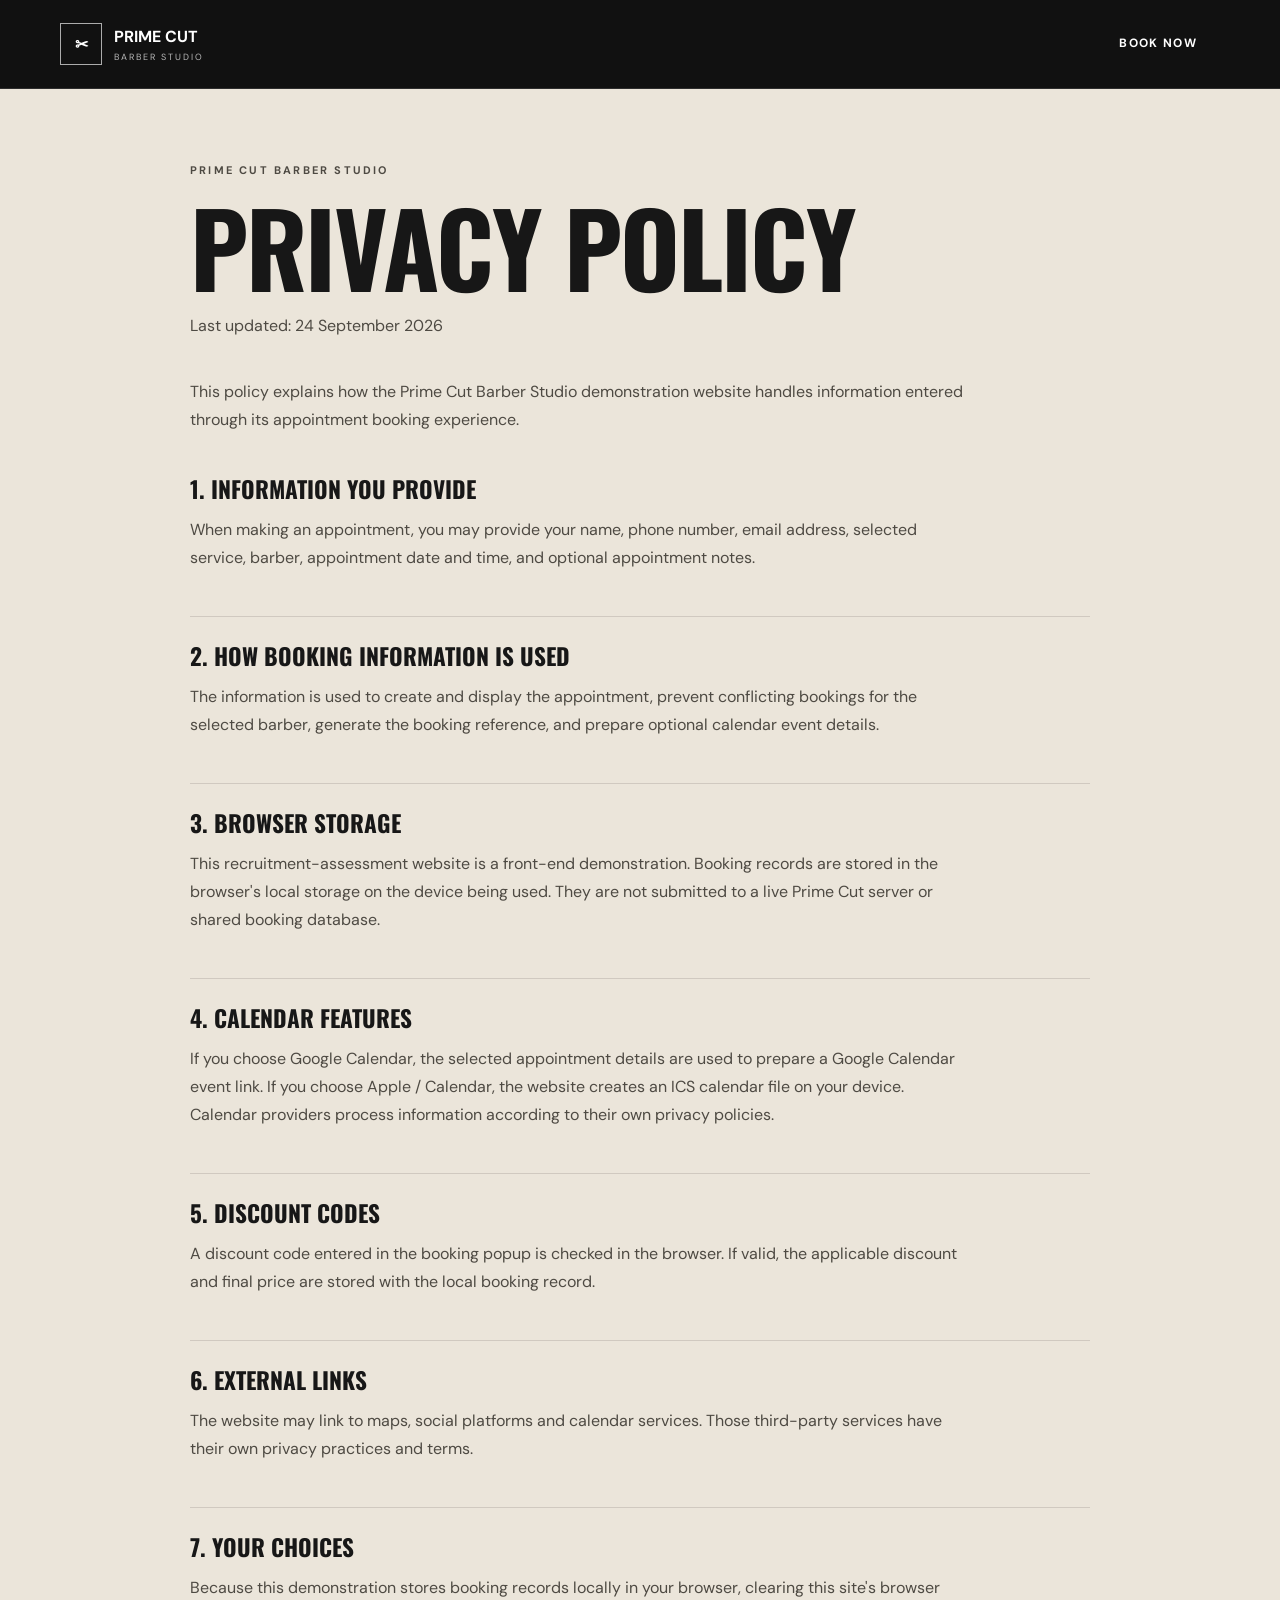
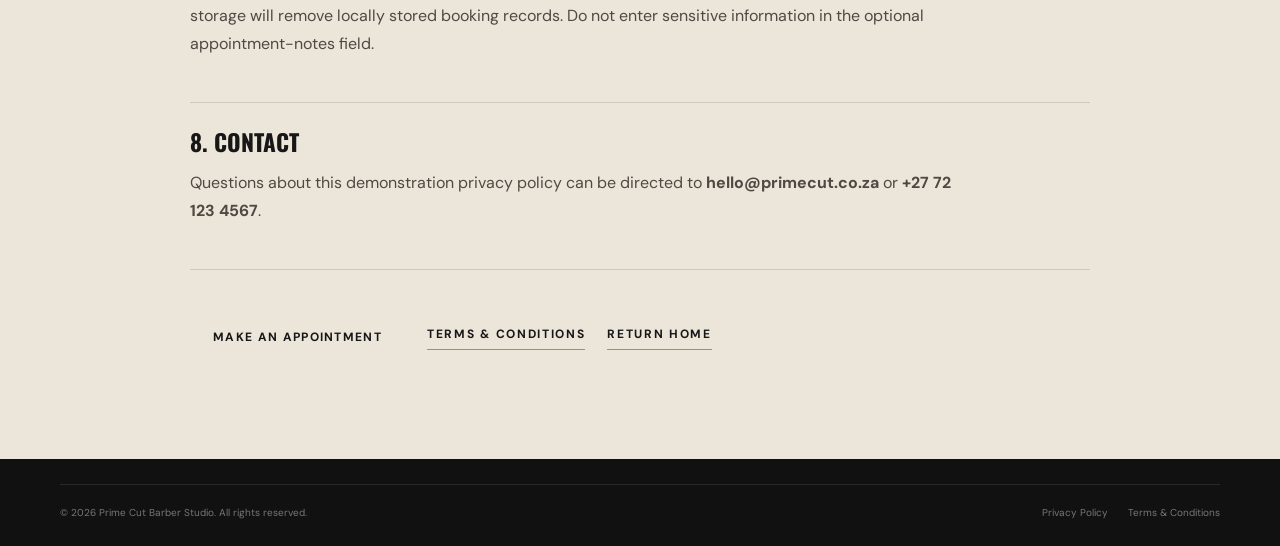
<file: privacy.html>
<!DOCTYPE html>
<html lang="en">
<head>
  <meta charset="UTF-8">
  <meta name="viewport" content="width=device-width, initial-scale=1.0">
  <meta name="description" content="Privacy Policy for Prime Cut Barber Studio booking website.">
  <title>Privacy Policy | Prime Cut Barber Studio</title>
  <link rel="icon" type="image/svg+xml" href="favicon.svg" />
  <link rel="preconnect" href="https://fonts.googleapis.com">
  <link rel="preconnect" href="https://fonts.gstatic.com" crossorigin>
  <link href="https://fonts.googleapis.com/css2?family=DM+Sans:wght@400;500;600;700&family=Oswald:wght@400;500;600;700&display=swap" rel="stylesheet">
  <link rel="stylesheet" href="styles.css">
</head>
<body class="legal-page">
  <header class="site-header legal-header"><div class="container legal-header-inner"><a class="brand" href="index.html" aria-label="Prime Cut Barber Studio home"><span class="brand-mark" aria-hidden="true">✂</span><span><b>PRIME CUT</b><small>BARBER STUDIO</small></span></a><a class="btn btn-gold" href="index.html#booking">Book Now</a></div></header>
  <main class="legal-main"><div class="container legal-wrap">
    <p class="eyebrow">PRIME CUT BARBER STUDIO</p><h1>Privacy Policy</h1><p class="legal-updated">Last updated: 24 September 2026</p>
    <p>This policy explains how the Prime Cut Barber Studio demonstration website handles information entered through its appointment booking experience.</p>
    <section><h2>1. Information you provide</h2><p>When making an appointment, you may provide your name, phone number, email address, selected service, barber, appointment date and time, and optional appointment notes.</p></section>
    <section><h2>2. How booking information is used</h2><p>The information is used to create and display the appointment, prevent conflicting bookings for the selected barber, generate the booking reference, and prepare optional calendar event details.</p></section>
    <section><h2>3. Browser storage</h2><p>This recruitment-assessment website is a front-end demonstration. Booking records are stored in the browser's local storage on the device being used. They are not submitted to a live Prime Cut server or shared booking database.</p></section>
    <section><h2>4. Calendar features</h2><p>If you choose Google Calendar, the selected appointment details are used to prepare a Google Calendar event link. If you choose Apple / Calendar, the website creates an ICS calendar file on your device. Calendar providers process information according to their own privacy policies.</p></section>
    <section><h2>5. Discount codes</h2><p>A discount code entered in the booking popup is checked in the browser. If valid, the applicable discount and final price are stored with the local booking record.</p></section>
    <section><h2>6. External links</h2><p>The website may link to maps, social platforms and calendar services. Those third-party services have their own privacy practices and terms.</p></section>
    <section><h2>7. Your choices</h2><p>Because this demonstration stores booking records locally in your browser, clearing this site's browser storage will remove locally stored booking records. Do not enter sensitive information in the optional appointment-notes field.</p></section>
    <section><h2>8. Contact</h2><p>Questions about this demonstration privacy policy can be directed to <a href="mailto:hello@primecut.co.za">hello@primecut.co.za</a> or <a href="tel:+27721234567">+27 72 123 4567</a>.</p></section>
    <div class="legal-actions"><a class="btn btn-gold" href="index.html#booking">Make an Appointment</a><a class="text-link" href="terms.html">Terms & Conditions</a><a class="text-link" href="index.html">Return home</a></div>
  </div></main>
  <footer class="legal-footer"><div class="container footer-bottom"><span>© 2026 Prime Cut Barber Studio. All rights reserved.</span><div><a href="privacy.html">Privacy Policy</a><a href="terms.html">Terms & Conditions</a></div></div></footer>
</body>
</html>
</file>
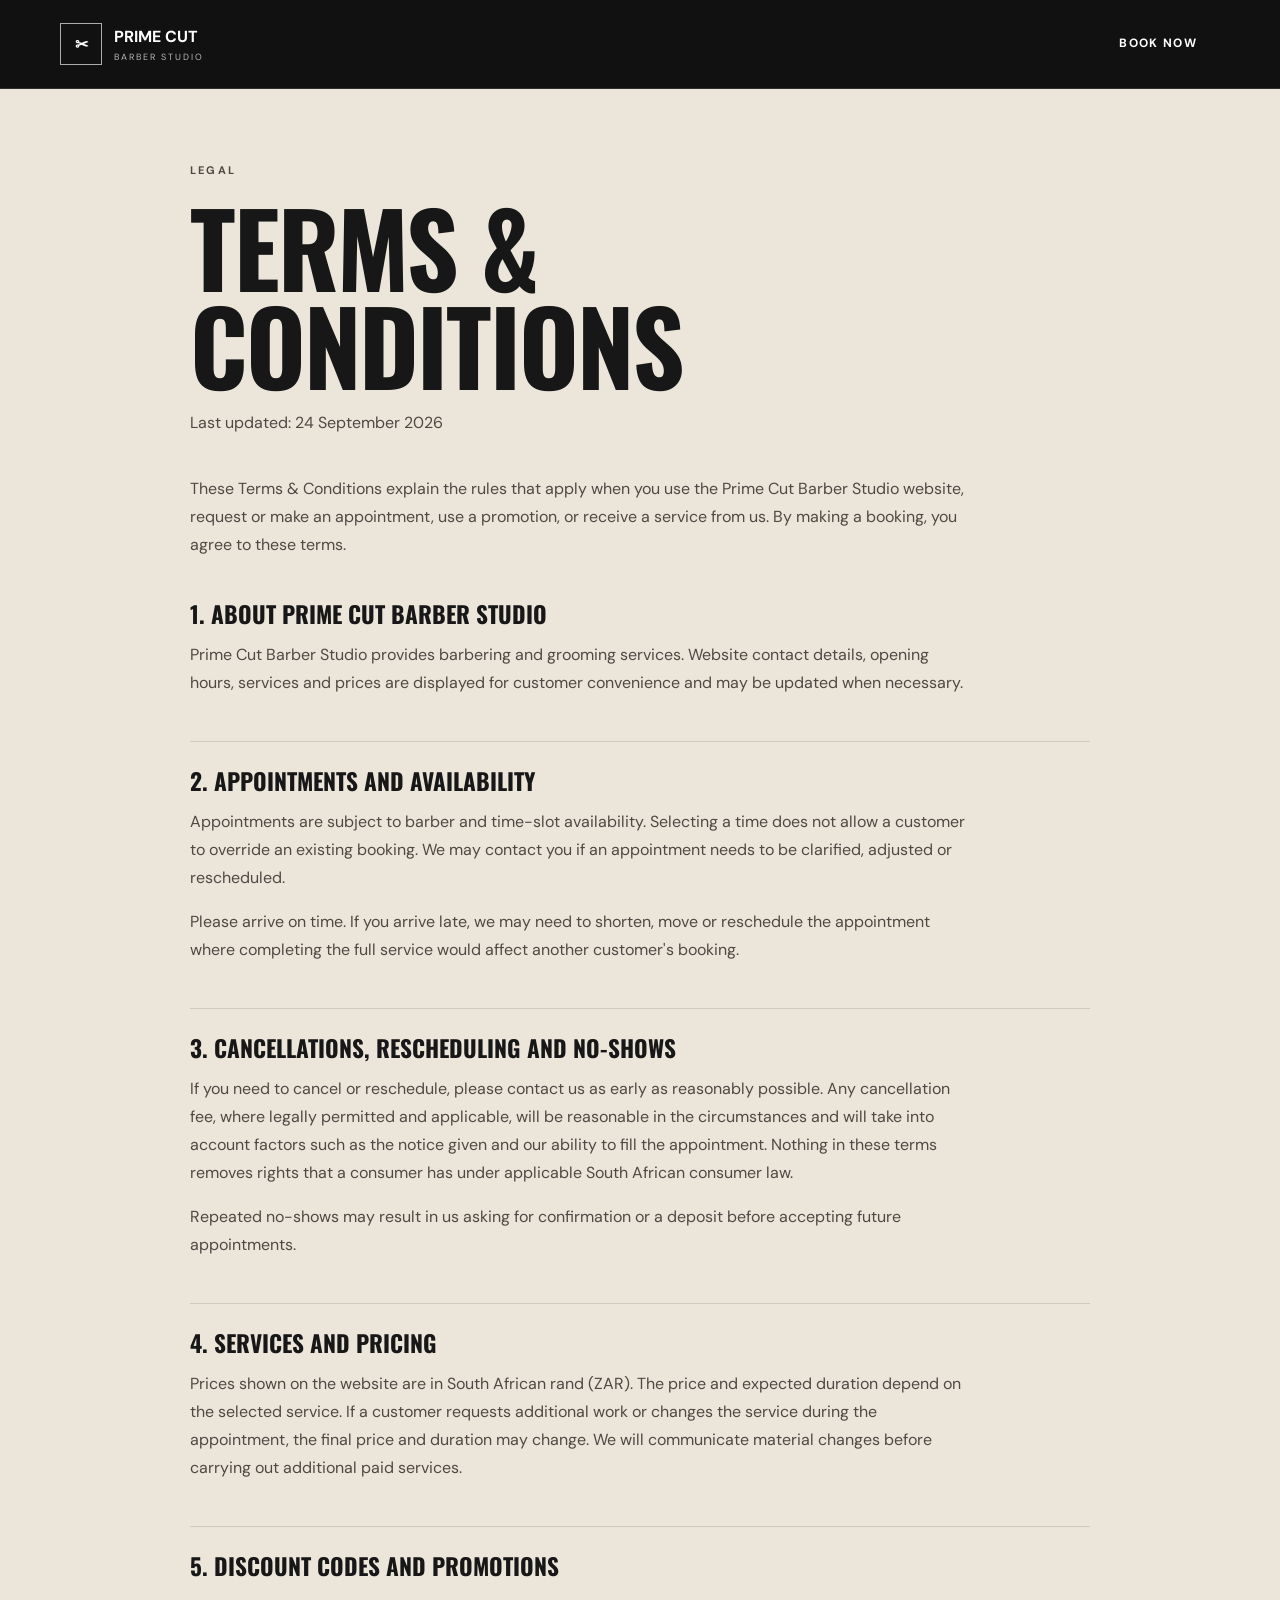
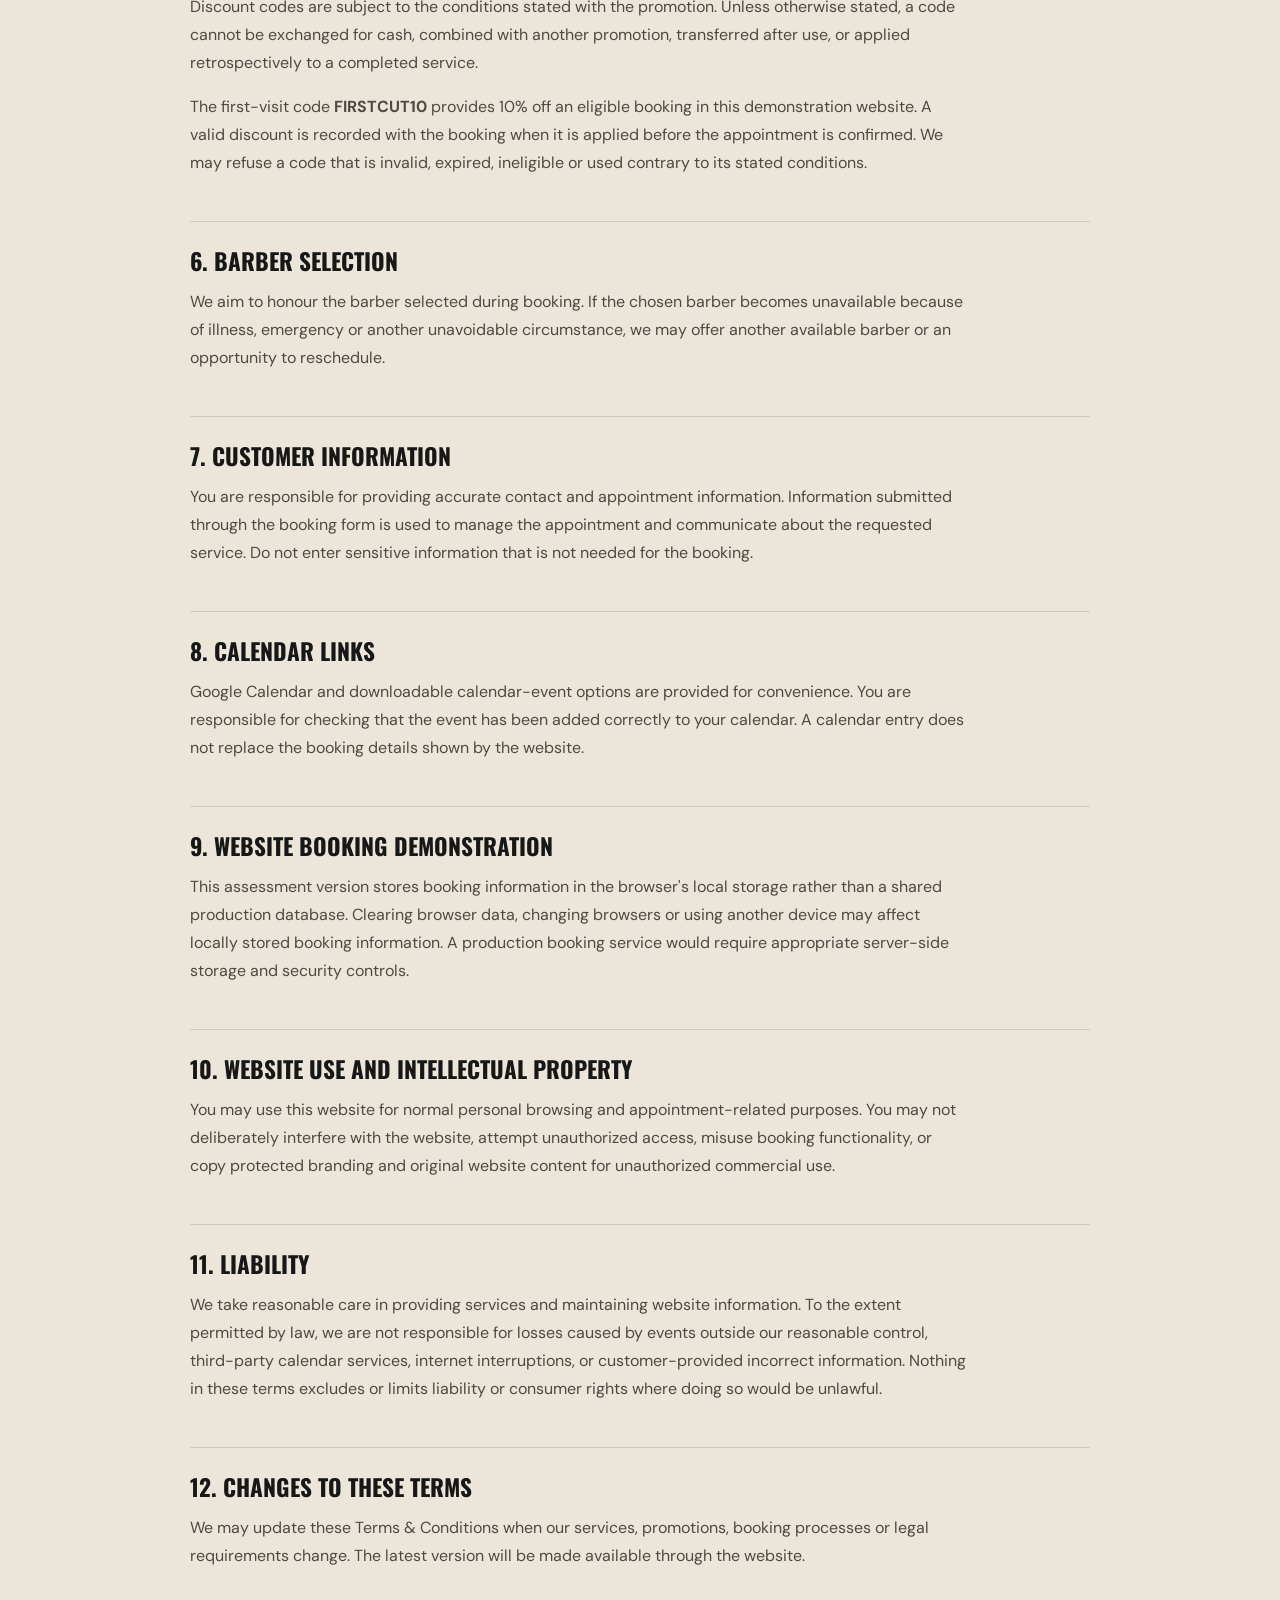
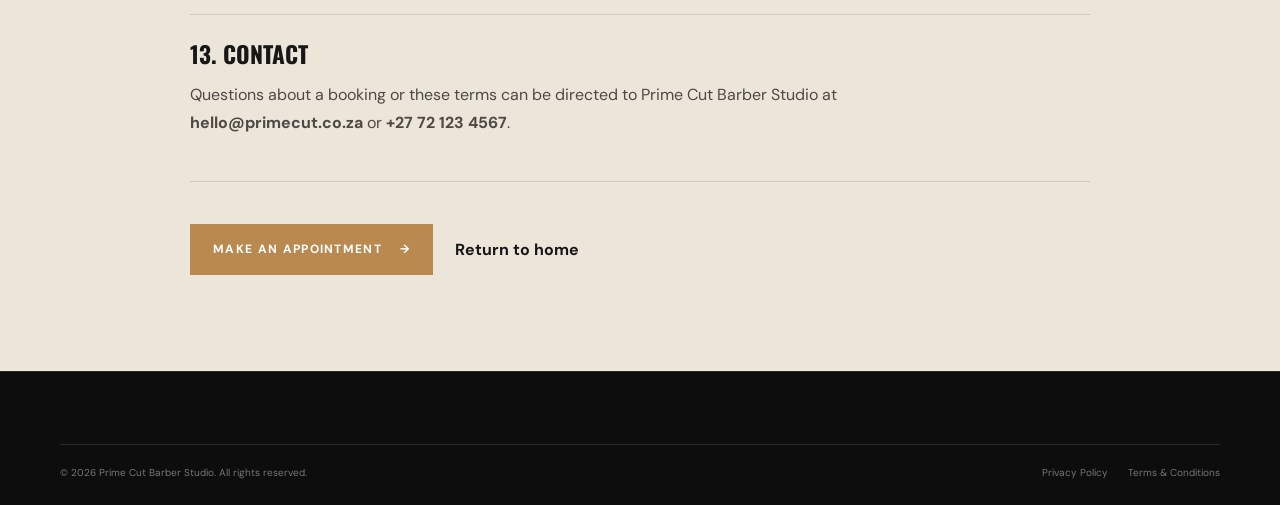
<file: terms.html>
<!DOCTYPE html>
<html lang="en">
<head>
  <meta charset="UTF-8"><meta name="viewport" content="width=device-width, initial-scale=1.0">
  <title>Terms & Conditions | Prime Cut Barber Studio</title>
  <link rel="icon" type="image/svg+xml" href="favicon.svg" />
  <meta name="description" content="Terms and Conditions for Prime Cut Barber Studio bookings, services, promotions and website use.">
  <link rel="preconnect" href="https://fonts.googleapis.com"><link rel="preconnect" href="https://fonts.gstatic.com" crossorigin>
  <link href="https://fonts.googleapis.com/css2?family=DM+Sans:wght@400;500;600;700&family=Oswald:wght@400;500;600;700&display=swap" rel="stylesheet">
  <link rel="stylesheet" href="styles.css">
</head>
<body class="legal-page">
  <header class="site-header legal-header"><div class="container legal-header-inner"><a class="brand" href="index.html" aria-label="Prime Cut Barber Studio home"><span class="brand-mark" aria-hidden="true">✂</span><span><b>PRIME CUT</b><small>BARBER STUDIO</small></span></a><a class="btn btn-gold" href="index.html#booking">Book Now</a></div></header>
  <main class="legal-main"><div class="container legal-wrap">
    <p class="eyebrow">LEGAL</p><h1>Terms & <em>Conditions</em></h1><p class="legal-updated">Last updated: 24 September 2026</p>
    <p>These Terms & Conditions explain the rules that apply when you use the Prime Cut Barber Studio website, request or make an appointment, use a promotion, or receive a service from us. By making a booking, you agree to these terms.</p>
    <section><h2>1. About Prime Cut Barber Studio</h2><p>Prime Cut Barber Studio provides barbering and grooming services. Website contact details, opening hours, services and prices are displayed for customer convenience and may be updated when necessary.</p></section>
    <section><h2>2. Appointments and availability</h2><p>Appointments are subject to barber and time-slot availability. Selecting a time does not allow a customer to override an existing booking. We may contact you if an appointment needs to be clarified, adjusted or rescheduled.</p><p>Please arrive on time. If you arrive late, we may need to shorten, move or reschedule the appointment where completing the full service would affect another customer's booking.</p></section>
    <section><h2>3. Cancellations, rescheduling and no-shows</h2><p>If you need to cancel or reschedule, please contact us as early as reasonably possible. Any cancellation fee, where legally permitted and applicable, will be reasonable in the circumstances and will take into account factors such as the notice given and our ability to fill the appointment. Nothing in these terms removes rights that a consumer has under applicable South African consumer law.</p><p>Repeated no-shows may result in us asking for confirmation or a deposit before accepting future appointments.</p></section>
    <section><h2>4. Services and pricing</h2><p>Prices shown on the website are in South African rand (ZAR). The price and expected duration depend on the selected service. If a customer requests additional work or changes the service during the appointment, the final price and duration may change. We will communicate material changes before carrying out additional paid services.</p></section>
    <section><h2>5. Discount codes and promotions</h2><p>Discount codes are subject to the conditions stated with the promotion. Unless otherwise stated, a code cannot be exchanged for cash, combined with another promotion, transferred after use, or applied retrospectively to a completed service.</p><p>The first-visit code <strong>FIRSTCUT10</strong> provides 10% off an eligible booking in this demonstration website. A valid discount is recorded with the booking when it is applied before the appointment is confirmed. We may refuse a code that is invalid, expired, ineligible or used contrary to its stated conditions.</p></section>
    <section><h2>6. Barber selection</h2><p>We aim to honour the barber selected during booking. If the chosen barber becomes unavailable because of illness, emergency or another unavoidable circumstance, we may offer another available barber or an opportunity to reschedule.</p></section>
    <section><h2>7. Customer information</h2><p>You are responsible for providing accurate contact and appointment information. Information submitted through the booking form is used to manage the appointment and communicate about the requested service. Do not enter sensitive information that is not needed for the booking.</p></section>
    <section><h2>8. Calendar links</h2><p>Google Calendar and downloadable calendar-event options are provided for convenience. You are responsible for checking that the event has been added correctly to your calendar. A calendar entry does not replace the booking details shown by the website.</p></section>
    <section><h2>9. Website booking demonstration</h2><p>This assessment version stores booking information in the browser's local storage rather than a shared production database. Clearing browser data, changing browsers or using another device may affect locally stored booking information. A production booking service would require appropriate server-side storage and security controls.</p></section>
    <section><h2>10. Website use and intellectual property</h2><p>You may use this website for normal personal browsing and appointment-related purposes. You may not deliberately interfere with the website, attempt unauthorized access, misuse booking functionality, or copy protected branding and original website content for unauthorized commercial use.</p></section>
    <section><h2>11. Liability</h2><p>We take reasonable care in providing services and maintaining website information. To the extent permitted by law, we are not responsible for losses caused by events outside our reasonable control, third-party calendar services, internet interruptions, or customer-provided incorrect information. Nothing in these terms excludes or limits liability or consumer rights where doing so would be unlawful.</p></section>
    <section><h2>12. Changes to these terms</h2><p>We may update these Terms & Conditions when our services, promotions, booking processes or legal requirements change. The latest version will be made available through the website.</p></section>
    <section><h2>13. Contact</h2><p>Questions about a booking or these terms can be directed to Prime Cut Barber Studio at <a href="mailto:hello@primecut.co.za">hello@primecut.co.za</a> or <a href="tel:+27721234567">+27 72 123 4567</a>.</p></section>
    <div class="legal-actions"><a class="btn btn-primary" href="index.html#booking">Make an appointment <span>→</span></a><a class="legal-home" href="index.html">Return to home</a></div>
  </div></main>
  <footer class="site-footer legal-footer"><div class="container footer-bottom"><span>© 2026 Prime Cut Barber Studio. All rights reserved.</span><div><a href="privacy.html">Privacy Policy</a><a href="terms.html" aria-current="page">Terms & Conditions</a></div></div></footer>
</body></html>
</file>
<file: styles.css>
:root{--ink:#171717;--muted:#777;--paper:#f5f2ec;--cream:#ebe5da;--line:#d8d1c5;--accent:#b9894f;--white:#fff;--dark:#171717}*{box-sizing:border-box}html{scroll-behavior:smooth}body{margin:0;background:var(--paper);color:var(--ink);font-family:'DM Sans',sans-serif;line-height:1.6}a{color:inherit;text-decoration:none}img{display:block;max-width:100%}.container{width:min(1160px,calc(100% - 40px));margin:auto}.site-header{position:absolute;z-index:10;top:0;left:0;width:100%;color:#fff;border-bottom:1px solid rgba(255,255,255,.16)}.nav-wrap{height:86px;display:flex;align-items:center;justify-content:space-between}.brand{display:flex;align-items:center;gap:12px}.brand-mark{display:grid;place-items:center;width:42px;height:42px;border:1px solid rgba(255,255,255,.65);font-family:Oswald,sans-serif;font-weight:700;letter-spacing:-1px}.brand strong,.brand small{display:block}.brand strong{font-family:Oswald,sans-serif;font-size:19px;letter-spacing:1px}.brand small{font-size:9px;letter-spacing:2px;opacity:.7}.nav{display:flex;align-items:center;gap:32px;font-size:13px;font-weight:600;text-transform:uppercase;letter-spacing:.08em}.nav a{opacity:.9}.nav a:hover{opacity:1}.nav-book{background:#fff;color:#171717;padding:12px 18px}.menu-toggle{display:none;background:none;border:0;color:#fff;font-size:25px}.hero{position:relative;min-height:760px;display:flex;align-items:center;color:#fff;overflow:hidden}.hero-bg{position:absolute;inset:0;background-image:url('https://images.pexels.com/photos/32351058/pexels-photo-32351058.jpeg?auto=compress&cs=tinysrgb&w=2200');background-size:cover;background-position:center}.hero-overlay{position:absolute;inset:0;background:linear-gradient(90deg,rgba(10,10,10,.88) 0%,rgba(10,10,10,.65) 47%,rgba(10,10,10,.22) 100%)}.hero-content{position:relative;padding-top:90px}.eyebrow{font-size:11px;letter-spacing:.2em;font-weight:700;margin:0 0 18px;color:var(--accent)}h1,h2,h3{font-family:Oswald,sans-serif;text-transform:uppercase;line-height:.95;margin:0}h1{font-size:clamp(58px,8vw,112px);letter-spacing:-2px;max-width:850px}h1 span,h2 em{color:var(--accent);font-style:normal}.hero-copy{max-width:530px;font-size:17px;color:rgba(255,255,255,.76);margin:28px 0}.hero-actions{display:flex;gap:12px;flex-wrap:wrap}.btn{display:inline-flex;align-items:center;justify-content:center;gap:18px;padding:15px 22px;border:1px solid transparent;font-size:12px;font-weight:700;text-transform:uppercase;letter-spacing:.11em;cursor:pointer}.btn-primary{background:var(--accent);color:#fff}.btn-primary:hover{filter:brightness(1.08)}.btn-ghost{border-color:rgba(255,255,255,.4);color:#fff}.btn-dark{background:var(--ink);color:#fff}.hero-trust{display:flex;gap:45px;margin-top:78px;padding-top:22px;border-top:1px solid rgba(255,255,255,.2);max-width:620px}.hero-trust strong,.hero-trust span{display:block}.hero-trust strong{font-family:Oswald,sans-serif;font-size:23px}.hero-trust span{font-size:10px;text-transform:uppercase;letter-spacing:.12em;color:rgba(255,255,255,.55)}.scroll-cue{position:absolute;right:30px;bottom:30px;border:1px solid rgba(255,255,255,.3);width:44px;height:44px;display:grid;place-items:center}.section{padding:105px 0}.intro-strip{padding:36px 0;background:#1c1c1c;color:#fff}.strip-grid{display:grid;grid-template-columns:repeat(3,1fr);gap:35px}.strip-grid>div{display:grid;grid-template-columns:40px 1fr;column-gap:12px}.strip-number{grid-row:span 2;color:var(--accent);font-family:Oswald,sans-serif}.strip-grid strong{font-family:Oswald,sans-serif;text-transform:uppercase;font-size:18px}.strip-grid p{margin:3px 0 0;color:#929292;font-size:12px}.section-heading{display:flex;align-items:end;justify-content:space-between;gap:40px;margin-bottom:45px}.section-heading h2,.about-copy h2,.booking-copy h2,.contact-card h2{font-size:clamp(44px,6vw,76px);letter-spacing:-1px}.section-heading>p{max-width:380px;color:var(--muted);font-size:14px;margin:0}.service-grid{display:grid;grid-template-columns:repeat(3,1fr);gap:14px}.service-card{position:relative;background:#fff;border:1px solid var(--line);padding:30px;min-height:220px;display:flex;flex-direction:column}.service-card.featured{border-color:var(--accent)}.service-tag{position:absolute;top:0;right:0;background:var(--accent);color:#fff;padding:7px 10px;font-size:9px;letter-spacing:.12em;font-weight:700}.service-top{display:flex;justify-content:space-between;gap:12px;align-items:start}.service-card h3{font-size:27px}.service-card strong{font-family:Oswald,sans-serif;color:var(--accent);font-size:25px;white-space:nowrap}.service-card p{color:var(--muted);font-size:13px;max-width:300px}.duration{margin-top:auto;font-size:10px;text-transform:uppercase;letter-spacing:.15em;color:#aaa}.dark-card{background:#1b1b1b;color:#fff;border-color:#1b1b1b}.dark-card p{color:#aaa}.center{text-align:center;margin-top:34px}.text-link{font-size:12px;text-transform:uppercase;letter-spacing:.14em;font-weight:700;border-bottom:1px solid var(--accent);padding-bottom:5px}.text-link span{color:var(--accent);margin-left:10px}.about-section{background:var(--cream)}.about-grid{display:grid;grid-template-columns:1fr 1fr;gap:80px;align-items:center}.image-frame{position:relative;padding:0 0 30px 30px}.image-frame:before{content:"";position:absolute;left:0;top:30px;width:55%;height:70%;border:1px solid var(--accent)}.image-frame img{position:relative;width:100%;height:560px;object-fit:cover;z-index:1}.image-note{position:absolute;z-index:2;right:0;bottom:0;background:#1b1b1b;color:#fff;padding:20px 24px}.image-note strong,.image-note span{display:block}.image-note strong{font-family:Oswald,sans-serif;font-size:16px}.image-note span{font-size:10px;color:#aaa;text-transform:uppercase;letter-spacing:.12em}.about-copy>p:not(.eyebrow){color:#68635d;font-size:14px;max-width:520px}.about-points{display:grid;grid-template-columns:1fr 1fr;gap:10px;margin:25px 0 32px;font-size:12px;font-weight:600}.about-points span:first-letter{color:var(--accent)}.gallery-grid{display:grid;grid-template-columns:1.2fr .8fr .8fr;gap:14px}.gallery-grid img{width:100%;height:410px;object-fit:cover}.gallery-grid img:nth-child(2),.gallery-grid img:nth-child(3){height:410px}.booking-section{background:#1a1a1a;color:#fff}.booking-grid{display:grid;grid-template-columns:.9fr 1.1fr;gap:80px;align-items:start}.booking-copy h2{max-width:520px}.booking-copy>p:not(.eyebrow){color:#aaa;max-width:520px;font-size:14px}.booking-details{border-top:1px solid #333;margin-top:42px}.booking-details div{padding:18px 0;border-bottom:1px solid #333}.booking-details span{display:block;color:var(--accent);font-size:9px;letter-spacing:.17em;font-weight:700}.booking-details strong{display:block;font-family:Oswald,sans-serif;font-size:18px;font-weight:500;margin-top:3px}.booking-form{background:#f7f4ee;color:#1a1a1a;padding:32px}.form-header{display:flex;justify-content:space-between;gap:20px;align-items:baseline;border-bottom:1px solid var(--line);padding-bottom:18px;margin-bottom:22px}.form-header span{font-family:Oswald,sans-serif;font-size:22px;text-transform:uppercase}.form-header small,.form-footnote{font-size:10px;color:#888}.booking-form label{display:block;font-size:10px;font-weight:700;text-transform:uppercase;letter-spacing:.1em;margin-bottom:16px}.optional{color:#aaa;font-weight:400}.booking-form input,.booking-form select,.booking-form textarea{display:block;width:100%;margin-top:7px;border:1px solid #d5d0c8;background:#fff;padding:13px 12px;font:inherit;font-size:13px;outline:none}.booking-form input:focus,.booking-form select:focus,.booking-form textarea:focus{border-color:var(--accent)}.form-row{display:grid;grid-template-columns:1fr 1fr;gap:14px}.full{width:100%}.form-footnote{line-height:1.5;margin:12px 0 0}.success-message{margin-top:14px;color:#4c7b53;font-weight:700;font-size:12px}.contact-section{padding:60px 0}.contact-card{background:#d8c9b3;padding:50px;display:flex;justify-content:space-between;gap:40px;align-items:end}.contact-card>div:first-child{max-width:560px}.contact-card p:not(.eyebrow){font-size:13px;color:#665e53}.contact-links{display:grid;gap:14px;min-width:260px}.contact-links a{font-family:Oswald,sans-serif;font-size:20px;border-bottom:1px solid rgba(23,23,23,.25);padding-bottom:10px}.contact-links span{display:block;font-family:'DM Sans',sans-serif;color:#786c5d;font-size:9px;letter-spacing:.16em}footer{background:#111;color:#777;padding:25px 0;font-size:10px}.footer-inner{display:flex;justify-content:space-between;gap:20px}.footer-inner span:first-child{color:#aaa}@media(max-width:900px){.nav{gap:18px}.about-grid,.booking-grid{grid-template-columns:1fr;gap:45px}.service-grid{grid-template-columns:1fr 1fr}.gallery-grid{grid-template-columns:1fr 1fr}.gallery-grid img:first-child{grid-column:1/-1}.contact-card{align-items:start;flex-direction:column}.booking-copy h2{max-width:700px}}@media(max-width:680px){.container{width:min(100% - 28px,1160px)}.site-header{position:absolute}.nav{position:absolute;top:70px;right:14px;left:14px;background:#111;display:none;flex-direction:column;align-items:stretch;padding:14px;gap:0}.nav.open{display:flex}.nav a{padding:13px}.menu-toggle{display:block}.hero{min-height:700px}.hero-content{padding-top:100px}.hero-copy{font-size:15px}.hero-trust{gap:20px;margin-top:50px}.hero-trust strong{font-size:18px}.hero-trust span{font-size:8px}.strip-grid{grid-template-columns:1fr;gap:20px}.section{padding:75px 0}.section-heading{display:block}.section-heading>p{margin-top:18px}.service-grid,.gallery-grid{grid-template-columns:1fr}.gallery-grid img,.gallery-grid img:first-child{height:320px;grid-column:auto}.image-frame{padding-left:15px}.image-frame img{height:420px}.about-points{grid-template-columns:1fr}.form-row{grid-template-columns:1fr}.booking-form{padding:22px}.contact-card{padding:30px}.contact-links{min-width:100%;width:100%}.footer-inner{flex-direction:column}}

/* Brand & professional footer upgrade */
.brand{display:flex;align-items:center;gap:12px;color:#fff;min-width:max-content}.brand-logo{width:46px;height:46px;color:var(--accent);display:grid;place-items:center}.brand-logo svg{width:100%;height:100%}.brand-copy strong{display:block;font-family:Oswald,sans-serif;font-size:21px;line-height:1;letter-spacing:.05em}.brand-copy small{display:block;margin-top:5px;color:#999;font-size:8px;letter-spacing:.28em;font-weight:700}.site-header{background:rgba(13,13,13,.92);backdrop-filter:blur(12px)}
.site-footer{background:#0d0d0d;color:#777;padding:72px 0 24px;border-top:1px solid #262626}.footer-grid{display:grid;grid-template-columns:1.5fr .7fr 1fr .8fr;gap:50px;padding-bottom:55px}.footer-brand>p{max-width:320px;font-size:13px;line-height:1.7;color:#858585;margin:22px 0}.footer-logo{display:inline-flex}.footer-book{display:inline-flex;gap:12px;color:var(--accent);font-size:11px;text-transform:uppercase;letter-spacing:.13em;font-weight:700}.footer-book span{font-size:16px}.footer-column h3{font-family:Oswald,sans-serif;text-transform:uppercase;color:#fff;font-size:17px;letter-spacing:.05em;margin:0 0 18px}.footer-column>a,.socials a{display:block;color:#858585;font-size:12px;margin:0 0 12px;transition:color .2s}.footer-column>a:hover,.socials a:hover{color:var(--accent)}.hours{display:grid;grid-template-columns:auto auto;gap:5px 18px;margin-top:16px;font-size:10px}.hours strong{font-weight:600;color:#aaa}.socials{display:grid;grid-template-columns:1fr 1fr}.footer-note{font-size:11px;line-height:1.6;color:#666;max-width:210px;margin-top:16px}.footer-bottom{border-top:1px solid #292929;padding-top:20px;display:flex;justify-content:space-between;gap:20px;font-size:10px}.footer-bottom div{display:flex;gap:20px}.footer-bottom a{color:#777}.footer-bottom a:hover{color:#fff}
@media(max-width:900px){.footer-grid{grid-template-columns:1fr 1fr;gap:40px}}@media(max-width:680px){.footer-grid{grid-template-columns:1fr;gap:30px;padding-bottom:35px}.footer-bottom{flex-direction:column;gap:12px}.footer-bottom div{gap:14px;flex-wrap:wrap}.brand-logo{width:40px;height:40px}.brand-copy strong{font-size:18px}}

/* Booking interaction states */
.booking-form select:disabled { opacity: .62; cursor: not-allowed; }
.booking-form select option:disabled { color: #888; }
.success-message { margin-top: 14px; color: #caa15a; font-weight: 700; }
.booking-confirmation {
  display: flex;
  gap: 14px;
  align-items: flex-start;
  margin-top: 18px;
  padding: 16px;
  border: 1px solid rgba(201,161,90,.55);
  background: rgba(201,161,90,.08);
  border-radius: 10px;
}
.booking-confirmation[hidden] { display: none; }
.confirmation-icon {
  width: 32px;
  height: 32px;
  flex: 0 0 32px;
  display: grid;
  place-items: center;
  border-radius: 50%;
  background: #caa15a;
  color: #111;
  font-weight: 800;
}
.booking-confirmation strong { display: block; margin-bottom: 4px; }
.booking-confirmation p { margin: 0 0 4px; line-height: 1.5; }
.booking-confirmation small { color: #aaa; }

.calendar-actions{margin-top:16px;padding-top:18px;border-top:1px solid #d8d1c5}.calendar-actions[hidden]{display:none}.calendar-title{margin:0 0 10px;font-family:Oswald,sans-serif;text-transform:uppercase;font-size:14px;letter-spacing:.06em}.calendar-buttons{display:grid;grid-template-columns:1fr 1fr;gap:10px}.calendar-btn{border:1px solid #cfc8bd;background:#fff;color:#171717;padding:12px 13px;font:700 10px 'DM Sans',sans-serif;text-transform:uppercase;letter-spacing:.08em;cursor:pointer;text-align:left;display:flex;justify-content:space-between;align-items:center}.calendar-btn:hover{border-color:var(--accent);transform:translateY(-1px)}.calendar-google{background:#1a1a1a;color:#fff;border-color:#1a1a1a}.calendar-ics{background:#fff}.calendar-note{font-size:10px!important;color:#888!important;line-height:1.5;margin:9px 0 0!important}
@media(max-width:680px){.calendar-buttons{grid-template-columns:1fr}}

.booking-clear-notice { margin: 12px 0 0; font-size: 0.82rem; color: var(--muted, #a7a7a7); min-height: 1.2em; }


/* Purposeful first-visit offer modal */
body.modal-open{overflow:hidden}
.offer-modal[hidden]{display:none}
.offer-modal{position:fixed;inset:0;z-index:1000;display:grid;place-items:center;padding:20px}
.offer-backdrop{position:absolute;inset:0;background:rgba(0,0,0,.72);backdrop-filter:blur(5px)}
.offer-dialog{position:relative;width:min(470px,100%);padding:46px 42px 38px;background:var(--paper);color:var(--ink);border:1px solid rgba(185,137,79,.45);box-shadow:0 24px 80px rgba(0,0,0,.4);animation:offerIn .25s ease-out}
.offer-dialog h2{font-size:clamp(42px,8vw,64px);margin-bottom:20px}
.offer-text{font-size:15px;color:#625c54;line-height:1.65;margin:0 0 22px}
.offer-code{display:flex;align-items:center;justify-content:space-between;gap:20px;padding:13px 15px;margin-bottom:18px;border:1px dashed var(--accent);background:#eee8de}
.offer-code span{font-size:9px;letter-spacing:.15em;font-weight:700;color:#817567}
.offer-code strong{font-family:Oswald,sans-serif;letter-spacing:.1em;color:var(--accent);font-size:20px}
.offer-close{position:absolute;top:12px;right:14px;width:38px;height:38px;border:1px solid #d5cec3;background:transparent;color:var(--ink);font-size:27px;line-height:1;cursor:pointer}
.offer-close:hover{background:#171717;color:#fff}
.offer-note{font-size:10px;color:#8a8379;text-align:center;margin:12px 0 0;line-height:1.5}
@keyframes offerIn{from{opacity:0;transform:translateY(12px) scale(.98)}to{opacity:1;transform:translateY(0) scale(1)}}
@media(max-width:520px){.offer-dialog{padding:40px 24px 28px}.offer-code{align-items:flex-start;flex-direction:column;gap:4px}}
/* Booking-entry discount modal */
.discount-label{display:block;margin:0 0 8px;font-size:11px;font-weight:700;letter-spacing:.08em;text-transform:uppercase}
.discount-entry{display:grid;grid-template-columns:1fr auto;gap:10px;margin-bottom:8px}
.discount-entry input{width:100%;min-width:0;padding:14px 15px;border:1px solid #d5cec3;background:#fff;color:var(--ink);font:inherit;text-transform:uppercase;outline:none}
.discount-entry input:focus{border-color:var(--accent);box-shadow:0 0 0 2px rgba(185,137,79,.12)}
.discount-message{min-height:20px;margin:0 0 12px;font-size:12px;font-weight:700}
.discount-message.valid{color:#327347}.discount-message.invalid{color:#a33b32}
.no-code-btn{display:block;width:100%;margin-top:12px;border:0;background:transparent;color:#5f574e;text-decoration:underline;text-underline-offset:4px;cursor:pointer;font:inherit;font-size:13px}
.no-code-btn:hover{color:var(--ink)}
@media(max-width:520px){.discount-entry{grid-template-columns:1fr}.discount-entry .btn{width:100%}}

/* Terms & Conditions */
.legal-page { background: var(--cream); color: var(--ink); }
.legal-header { background: #111; color: #fff; border-bottom: 1px solid rgba(255,255,255,.12); }
.legal-header-inner { min-height: 88px; display: flex; align-items: center; justify-content: space-between; gap: 24px; }
.legal-header .brand { color: #fff; text-decoration: none; }
.legal-main { padding: 84px 0 96px; }
.legal-wrap { max-width: 900px; }
.legal-wrap h1 { font-family: 'Oswald', sans-serif; font-size: clamp(3rem, 8vw, 6.5rem); line-height: .95; text-transform: uppercase; margin: 10px 0 14px; }
.legal-wrap h1 em { color: var(--gold); font-style: normal; }
.legal-updated { color: var(--muted); margin-bottom: 38px; }
.legal-wrap > p, .legal-wrap section p { max-width: 780px; line-height: 1.75; color: #4e4a43; }
.legal-wrap section { padding: 28px 0; border-bottom: 1px solid rgba(24,22,18,.13); }
.legal-wrap section h2 { font-family: 'Oswald', sans-serif; text-transform: uppercase; font-size: 1.45rem; margin: 0 0 10px; }
.legal-wrap section a { color: inherit; font-weight: 700; }
.legal-actions { display: flex; align-items: center; gap: 22px; flex-wrap: wrap; padding-top: 42px; }
.legal-home { color: var(--ink); font-weight: 700; }
.legal-footer { margin-top: 0; }
@media (max-width: 640px) { .legal-header-inner { min-height: 76px; } .legal-header .btn { padding: 12px 15px; font-size: .78rem; } .legal-main { padding: 58px 0 70px; } }

/* Responsive hardening: desktop, tablet and mobile */
html,body{max-width:100%;overflow-x:hidden}body{overflow-wrap:anywhere}.container,.nav-wrap,.footer-grid,.booking-grid,.about-grid,.contact-card,.offer-dialog{min-width:0}img,svg,video,iframe{max-width:100%;height:auto}.booking-form input,.booking-form select,.booking-form textarea,.discount-entry input{max-width:100%;min-width:0}.btn,.calendar-btn,.nav a{touch-action:manipulation}.offer-dialog{max-height:calc(100dvh - 32px);overflow-y:auto}.legal-wrap{width:100%}
@media(max-width:1024px){.container{width:min(100% - 36px,1160px)}.nav{gap:16px}.nav-book{padding:11px 14px}.section{padding:88px 0}.about-grid,.booking-grid{gap:48px}.footer-grid{gap:32px}.gallery-grid img,.gallery-grid img:nth-child(2),.gallery-grid img:nth-child(3){height:360px}}
@media(max-width:820px){.nav{position:absolute;top:86px;right:18px;left:18px;background:#111;display:none;flex-direction:column;align-items:stretch;padding:14px;gap:0;border:1px solid #2c2c2c;box-shadow:0 18px 45px rgba(0,0,0,.3)}.nav.open{display:flex}.nav a{padding:13px}.nav-book{text-align:center;margin-top:5px}.menu-toggle{display:block;min-width:44px;min-height:44px;cursor:pointer}.service-grid{grid-template-columns:1fr 1fr}.strip-grid{grid-template-columns:1fr 1fr}.strip-grid>div:last-child{grid-column:1/-1}.footer-grid{grid-template-columns:1fr 1fr}.hero{min-height:680px}.hero-content{padding-top:120px}.hero-trust{margin-top:48px}.contact-card{padding:40px}.form-row{grid-template-columns:1fr 1fr}}
@media(max-width:600px){.container{width:calc(100% - 28px)}.nav-wrap{height:76px}.nav{top:76px}.brand{min-width:0}.brand-copy{min-width:0}.brand-copy strong{font-size:16px}.brand-copy small{font-size:7px;letter-spacing:.2em}.hero{min-height:640px}.hero-content{padding-top:112px;padding-bottom:48px}h1{font-size:clamp(48px,16vw,72px);letter-spacing:-1px}.hero-actions{display:grid;grid-template-columns:1fr}.hero-actions .btn{width:100%}.hero-trust{display:grid;grid-template-columns:1fr 1fr;gap:18px}.hero-trust>div:last-child{grid-column:1/-1}.section{padding:68px 0}.strip-grid,.service-grid,.about-grid,.booking-grid,.gallery-grid,.footer-grid{grid-template-columns:1fr}.strip-grid>div:last-child{grid-column:auto}.section-heading{display:block}.section-heading>p{margin-top:16px}.service-top{flex-wrap:wrap}.image-frame{padding:0 0 20px 12px}.image-frame img{height:min(105vw,420px)}.image-note{right:0;max-width:85%;padding:15px 18px}.gallery-grid img,.gallery-grid img:nth-child(2),.gallery-grid img:nth-child(3),.gallery-grid img:first-child{height:280px;grid-column:auto}.booking-form{padding:20px 16px}.form-header{align-items:flex-start;flex-direction:column;gap:4px}.form-row{grid-template-columns:1fr}.calendar-buttons{grid-template-columns:1fr}.booking-confirmation{padding:14px}.contact-card{padding:28px 20px}.contact-links{min-width:0;width:100%}.contact-links a{font-size:18px}.footer-bottom{flex-direction:column}.footer-bottom div{flex-wrap:wrap}.offer-modal{padding:12px}.offer-dialog{width:100%;padding:42px 20px 24px;max-height:calc(100dvh - 24px)}.offer-dialog h2{font-size:clamp(38px,13vw,54px)}.discount-entry{grid-template-columns:1fr}.discount-entry .btn{width:100%}.legal-header-inner{align-items:center}.legal-header .btn{white-space:nowrap}.legal-main{padding:52px 0 64px}.legal-actions{align-items:stretch;flex-direction:column}.legal-actions .btn{width:100%}}
@media(max-width:380px){.container{width:calc(100% - 20px)}.brand-logo{width:36px;height:36px}.brand-copy strong{font-size:14px}.brand-copy small{display:none}.hero-trust{grid-template-columns:1fr}.hero-trust>div:last-child{grid-column:auto}.booking-form{padding:18px 12px}.offer-dialog{padding-left:16px;padding-right:16px}.legal-header .btn{padding:10px 11px;font-size:9px}}


/* v15 legal page header consistency and overlap fix */
.legal-page .site-header.legal-header{position:relative;top:auto;left:auto;width:100%;background:#111;color:#fff;}
.legal-page .legal-header-inner{min-height:88px;display:flex;align-items:center;justify-content:space-between;gap:24px;}
.legal-page .legal-main{padding:72px 0 96px;}
.legal-page .legal-wrap{max-width:900px;width:100%;}
@media(max-width:640px){
  .legal-page .legal-header-inner{min-height:76px;}
  .legal-page .legal-main{padding:52px 0 70px;}
}

/* ===== Submission polish: accessibility, touch and responsive detail ===== */
:where(a, button, input, select, textarea):focus-visible {
  outline: 3px solid var(--gold, #c8a45d);
  outline-offset: 3px;
}

button, .btn, .nav-cta, input, select, textarea { min-height: 44px; }
button, .btn, .nav-cta { touch-action: manipulation; }
input, select, textarea { width: 100%; max-width: 100%; }
textarea { resize: vertical; min-height: 120px; }
button:disabled, input:disabled, select:disabled, textarea:disabled {
  cursor: not-allowed;
  opacity: .62;
}

.booking-confirmation, .calendar-actions, .legal-card {
  overflow-wrap: anywhere;
}

.booking-modal__panel, .promo-modal__panel, [role="dialog"] {
  max-height: min(90vh, 760px);
  overflow-y: auto;
  overscroll-behavior: contain;
}

@media (max-width: 768px) {
  .btn, .nav-cta, button[type="submit"] { width: 100%; }
  .calendar-actions { display: grid; grid-template-columns: 1fr; gap: 10px; }
}

@media (max-width: 480px) {
  body { overflow-x: hidden; }
  .container { width: min(100% - 28px, 1180px); }
  h1 { font-size: clamp(2.25rem, 13vw, 3.6rem); }
  h2 { font-size: clamp(1.8rem, 9vw, 2.7rem); }
}

@media (prefers-reduced-motion: reduce) {
  *, *::before, *::after {
    scroll-behavior: auto !important;
    animation-duration: .01ms !important;
    animation-iteration-count: 1 !important;
    transition-duration: .01ms !important;
  }
}
</file>
